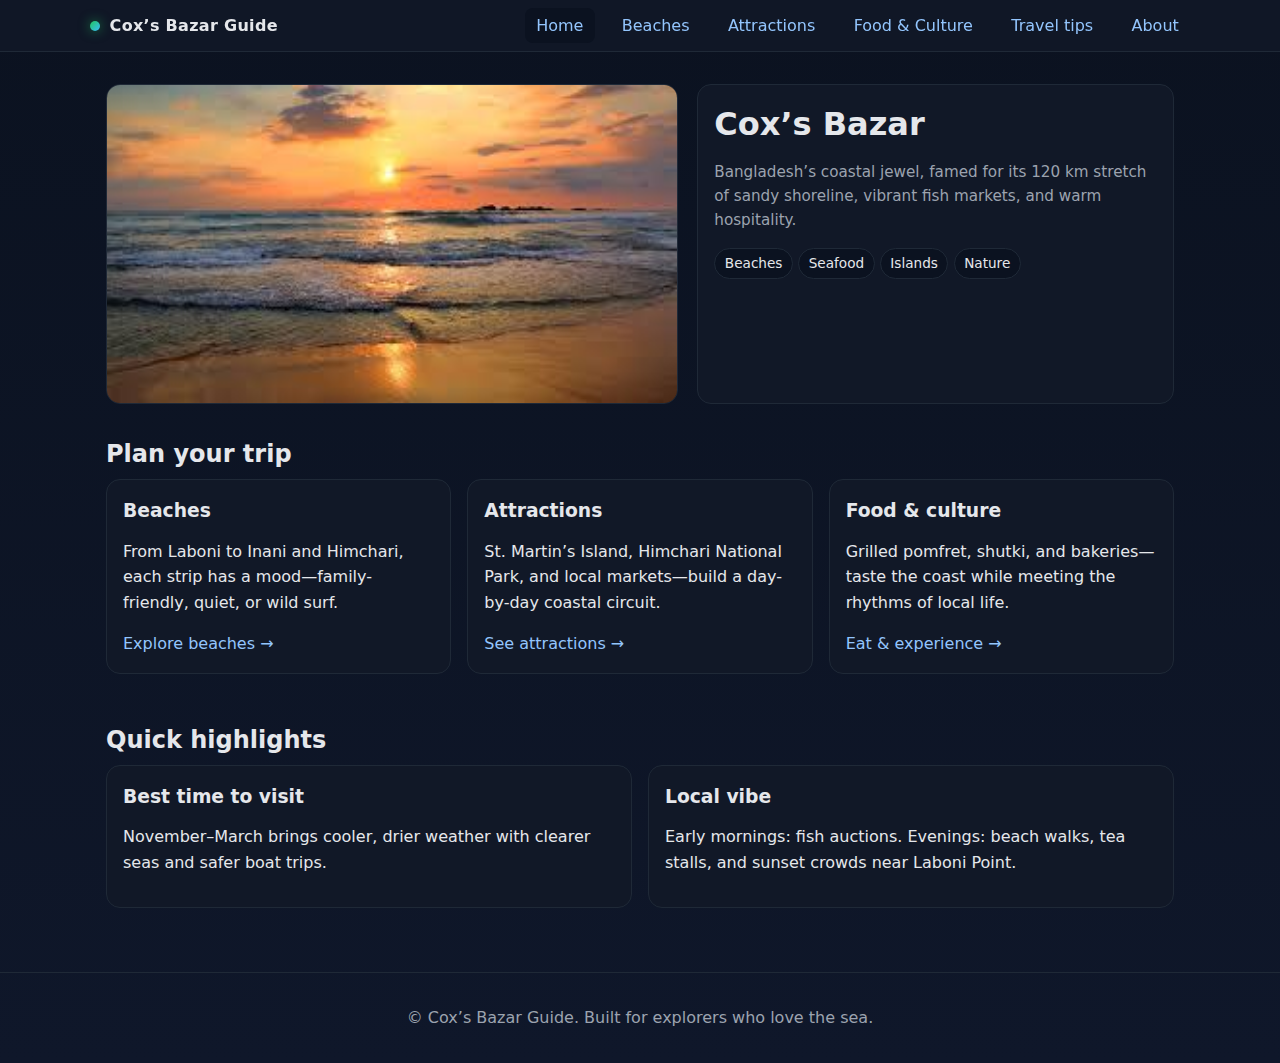
<file: index.html>
<!DOCTYPE html>
<html lang="en">
<head>
  <meta charset="utf-8" />
  <meta name="viewport" content="width=device-width, initial-scale=1" />
  <title>Cox’s Bazar — World’s longest natural sea beach</title>
  <meta name="description" content="Discover Cox’s Bazar: beaches, attractions, food, culture, and travel tips. Plan your coastal escape in Bangladesh." />
  <link rel="stylesheet" href="styles.css" />
</head>
<body>
<header>
  <div class="container nav">
    <div class="brand"><span class="dot"></span> Cox’s Bazar Guide</div>
    <nav aria-label="Main">
      <ul>
        <li><a href="index.html" aria-current="page">Home</a></li>
        <li><a href="beaches.html">Beaches</a></li>
        <li><a href="attractions.html">Attractions</a></li>
        <li><a href="food-culture.html">Food & Culture</a></li>
        <li><a href="travel-tips.html">Travel tips</a></li>
        <li><a href="about.html">About</a></li>
      </ul>
    </nav>
  </div>
</header>

<main class="container">
  <section class="hero">
    <img src="assets/images/hero.jpg" alt="Sunset over Cox’s Bazar beach" />
    <div class="card">
      <h1>Cox’s Bazar</h1>
      <p class="meta">Bangladesh’s coastal jewel, famed for its 120 km stretch of sandy shoreline, vibrant fish markets, and warm hospitality.</p>
      <div style="margin-top:0.6rem;">
        <span class="badge">Beaches</span>
        <span class="badge">Seafood</span>
        <span class="badge">Islands</span>
        <span class="badge">Nature</span>
      </div>
    </div>
  </section>

  <section class="section">
    <h2>Plan your trip</h2>
    <div class="grid grid-3">
      <div class="card">
        <h3>Beaches</h3>
        <p>From Laboni to Inani and Himchari, each strip has a mood—family-friendly, quiet, or wild surf.</p>
        <a href="beaches.html">Explore beaches →</a>
      </div>
      <div class="card">
        <h3>Attractions</h3>
        <p>St. Martin’s Island, Himchari National Park, and local markets—build a day-by-day coastal circuit.</p>
        <a href="attractions.html">See attractions →</a>
      </div>
      <div class="card">
        <h3>Food & culture</h3>
        <p>Grilled pomfret, shutki, and bakeries—taste the coast while meeting the rhythms of local life.</p>
        <a href="food-culture.html">Eat & experience →</a>
      </div>
    </div>
  </section>

  <section class="section">
    <h2>Quick highlights</h2>
    <div class="grid grid-2">
      <div class="card">
        <h3>Best time to visit</h3>
        <p>November–March brings cooler, drier weather with clearer seas and safer boat trips.</p>
      </div>
      <div class="card">
        <h3>Local vibe</h3>
        <p>Early mornings: fish auctions. Evenings: beach walks, tea stalls, and sunset crowds near Laboni Point.</p>
      </div>
    </div>
  </section>
</main>

<footer>
  <div class="container">
    <p>© Cox’s Bazar Guide. Built for explorers who love the sea.</p>
  </div>
</footer>
<script>
  const DURATION = 500; // match CSS transition time

  function isInternal(link) {
    try {
      const url = new URL(link.href, window.location.href);
      return (
        url.origin === window.location.origin &&
        url.pathname !== window.location.pathname &&
        link.target !== "_blank" &&
        url.hash === ""
      );
    } catch {
      return false;
    }
  }

  // Animate on page load
  window.addEventListener("load", () => {
    const page = document.getElementById("page");
    if (!page) return;
    page.classList.add("page-enter");
    requestAnimationFrame(() => {
      page.classList.add("page-enter-active");
      page.addEventListener("transitionend", () => {
        page.classList.remove("page-enter", "page-enter-active");
      }, { once: true });
    });
  });

  // Animate on navigation
  document.addEventListener("click", (e) => {
    const link = e.target.closest("a");
    if (!link) return;
    if (!isInternal(link)) return;

    e.preventDefault();
    const page = document.getElementById("page");
    if (!page) {
      window.location.href = link.href;
      return;
    }

    page.classList.add("page-exit");
    requestAnimationFrame(() => {
      page.classList.add("page-exit-active");
      page.addEventListener("transitionend", () => {
        window.location.href = link.href;
      }, { once: true });

      setTimeout(() => { window.location.href = link.href; }, DURATION + 50);
    });
  });
</body>
</html>
</file>
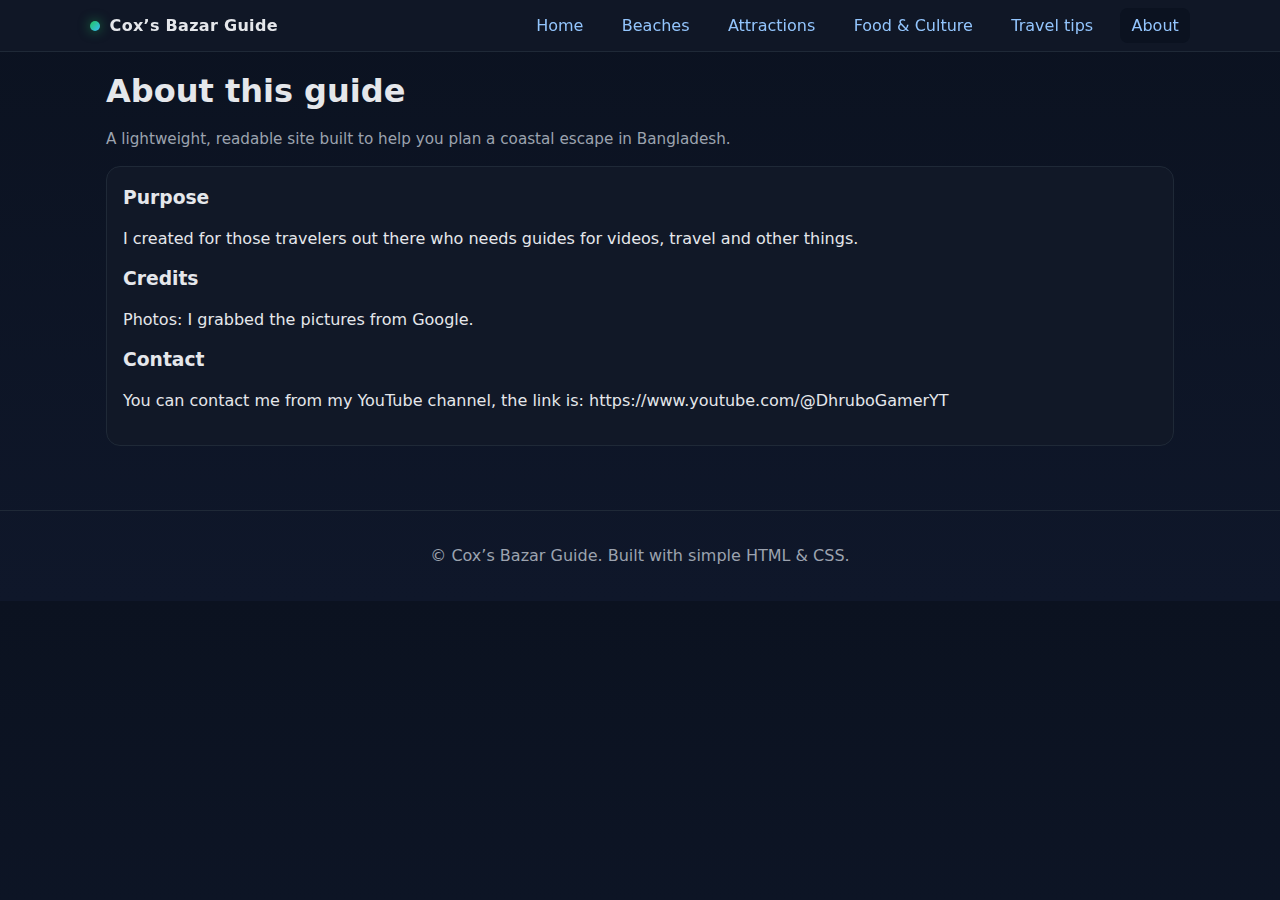
<file: about.html>
<!DOCTYPE html>
<html lang="en">
<head>
  <meta charset="utf-8" />
  <meta name="viewport" content="width=device-width, initial-scale=1" />
  <title>About — Cox’s Bazar Guide</title>
  <meta name="description" content="About this Cox’s Bazar guide website: purpose, credits, and contact." />
  <link rel="stylesheet" href="styles.css" />
</head>
<body>
<header>
  <div class="container nav">
    <div class="brand"><span class="dot"></span> Cox’s Bazar Guide</div>
    <nav aria-label="Main">
      <ul>
        <li><a href="index.html">Home</a></li>
        <li><a href="beaches.html">Beaches</a></li>
        <li><a href="attractions.html">Attractions</a></li>
        <li><a href="food-culture.html">Food & Culture</a></li>
        <li><a href="travel-tips.html">Travel tips</a></li>
        <li><a href="about.html" aria-current="page">About</a></li>
      </ul>
    </nav>
  </div>
</header>

<main class="container">
  <section class="section">
    <h1>About this guide</h1>
    <p class="meta">A lightweight, readable site built to help you plan a coastal escape in Bangladesh.</p>
    <div class="card">
      <h3>Purpose</h3>
      <p>I created for those travelers out there who needs guides for videos, travel and other things.</p>
      <h3>Credits</h3>
      <p>Photos: I grabbed the pictures from Google.</p>
      <h3>Contact</h3>
      <p>You can contact me from my YouTube channel, the link is: https://www.youtube.com/@DhruboGamerYT</p>
    </div>
  </section>
</main>

<footer>
  <div class="container">
    <p>© Cox’s Bazar Guide. Built with simple HTML & CSS.</p>
  </div>
</footer>
<script>
  const DURATION = 500; // match CSS transition time

  function isInternal(link) {
    try {
      const url = new URL(link.href, window.location.href);
      return (
        url.origin === window.location.origin &&
        url.pathname !== window.location.pathname &&
        link.target !== "_blank" &&
        url.hash === ""
      );
    } catch {
      return false;
    }
  }

  // Animate on page load
  window.addEventListener("load", () => {
    const page = document.getElementById("page");
    if (!page) return;
    page.classList.add("page-enter");
    requestAnimationFrame(() => {
      page.classList.add("page-enter-active");
      page.addEventListener("transitionend", () => {
        page.classList.remove("page-enter", "page-enter-active");
      }, { once: true });
    });
  });

  // Animate on navigation
  document.addEventListener("click", (e) => {
    const link = e.target.closest("a");
    if (!link) return;
    if (!isInternal(link)) return;

    e.preventDefault();
    const page = document.getElementById("page");
    if (!page) {
      window.location.href = link.href;
      return;
    }

    page.classList.add("page-exit");
    requestAnimationFrame(() => {
      page.classList.add("page-exit-active");
      page.addEventListener("transitionend", () => {
        window.location.href = link.href;
      }, { once: true });

      setTimeout(() => { window.location.href = link.href; }, DURATION + 50);
    });
  });
</script>
</body>
</html>
</file>
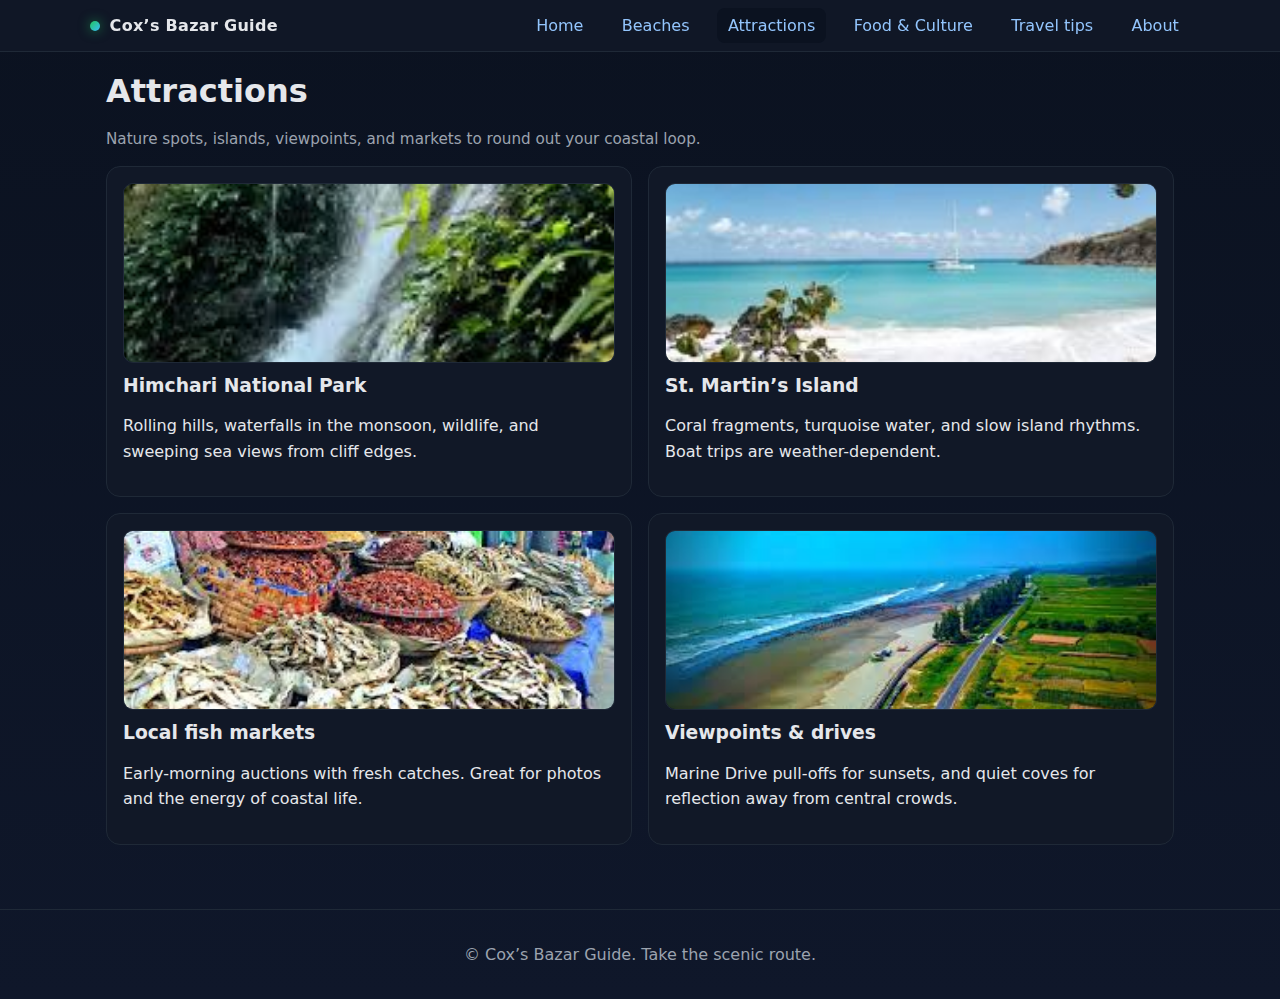
<file: attractions.html>
<!DOCTYPE html>
<html lang="en">
<head>
  <meta charset="utf-8" />
  <meta name="viewport" content="width=device-width, initial-scale=1" />
  <title>Attractions — Cox’s Bazar Guide</title>
  <meta name="description" content="Himchari National Park, St. Martin’s Island, local markets, and viewpoints near Cox’s Bazar." />
  <link rel="stylesheet" href="styles.css" />
</head>
<body>
<header>
  <div class="container nav">
    <div class="brand"><span class="dot"></span> Cox’s Bazar Guide</div>
    <nav aria-label="Main">
      <ul>
        <li><a href="index.html">Home</a></li>
        <li><a href="beaches.html">Beaches</a></li>
        <li><a href="attractions.html" aria-current="page">Attractions</a></li>
        <li><a href="food-culture.html">Food & Culture</a></li>
        <li><a href="travel-tips.html">Travel tips</a></li>
        <li><a href="about.html">About</a></li>
      </ul>
    </nav>
  </div>
</header>

<main class="container">
  <section class="section">
    <h1>Attractions</h1>
    <p class="meta">Nature spots, islands, viewpoints, and markets to round out your coastal loop.</p>

    <div class="grid grid-2">
      <div class="card">
        <img src="assets/images/himchari.jpg" alt="Himchari cliffs and greenery" style="width:100%;height:180px;object-fit:cover;border-radius:10px;border:1px solid #1f2937;" />
        <h3>Himchari National Park</h3>
        <p>Rolling hills, waterfalls in the monsoon, wildlife, and sweeping sea views from cliff edges.</p>
      </div>
      <div class="card">
        <img src="assets/images/st-martins.jpg" alt="Blue waters around St. Martin’s Island" style="width:100%;height:180px;object-fit:cover;border-radius:10px;border:1px solid #1f2937;" />
        <h3>St. Martin’s Island</h3>
        <p>Coral fragments, turquoise water, and slow island rhythms. Boat trips are weather-dependent.</p>
      </div>
      <div class="card">
        <img src="assets/images/fish_market.jpg" alt="Fish market." style="width:100%;height:180px;object-fit:cover;border-radius:10px;border:1px solid #1f2937;" />
        <h3>Local fish markets</h3>
        <p>Early-morning auctions with fresh catches. Great for photos and the energy of coastal life.</p>
      </div>
      <div class="card">
        <img src="assets/images/marine_drive.jpg" alt="Marine Drive." style="width:100%;height:180px;object-fit:cover;border-radius:10px;border:1px solid #1f2937;" />
        <h3>Viewpoints & drives</h3>
        <p>Marine Drive pull-offs for sunsets, and quiet coves for reflection away from central crowds.</p>
      </div>
    </div>
  </section>
</main>

<footer>
  <div class="container">
    <p>© Cox’s Bazar Guide. Take the scenic route.</p>
  </div>
</footer>
<script>
  const DURATION = 500; // match CSS transition time

  function isInternal(link) {
    try {
      const url = new URL(link.href, window.location.href);
      return (
        url.origin === window.location.origin &&
        url.pathname !== window.location.pathname &&
        link.target !== "_blank" &&
        url.hash === ""
      );
    } catch {
      return false;
    }
  }

  // Animate on page load
  window.addEventListener("load", () => {
    const page = document.getElementById("page");
    if (!page) return;
    page.classList.add("page-enter");
    requestAnimationFrame(() => {
      page.classList.add("page-enter-active");
      page.addEventListener("transitionend", () => {
        page.classList.remove("page-enter", "page-enter-active");
      }, { once: true });
    });
  });

  // Animate on navigation
  document.addEventListener("click", (e) => {
    const link = e.target.closest("a");
    if (!link) return;
    if (!isInternal(link)) return;

    e.preventDefault();
    const page = document.getElementById("page");
    if (!page) {
      window.location.href = link.href;
      return;
    }

    page.classList.add("page-exit");
    requestAnimationFrame(() => {
      page.classList.add("page-exit-active");
      page.addEventListener("transitionend", () => {
        window.location.href = link.href;
      }, { once: true });

      setTimeout(() => { window.location.href = link.href; }, DURATION + 50);
    });
  });
</body>
</html>
</file>
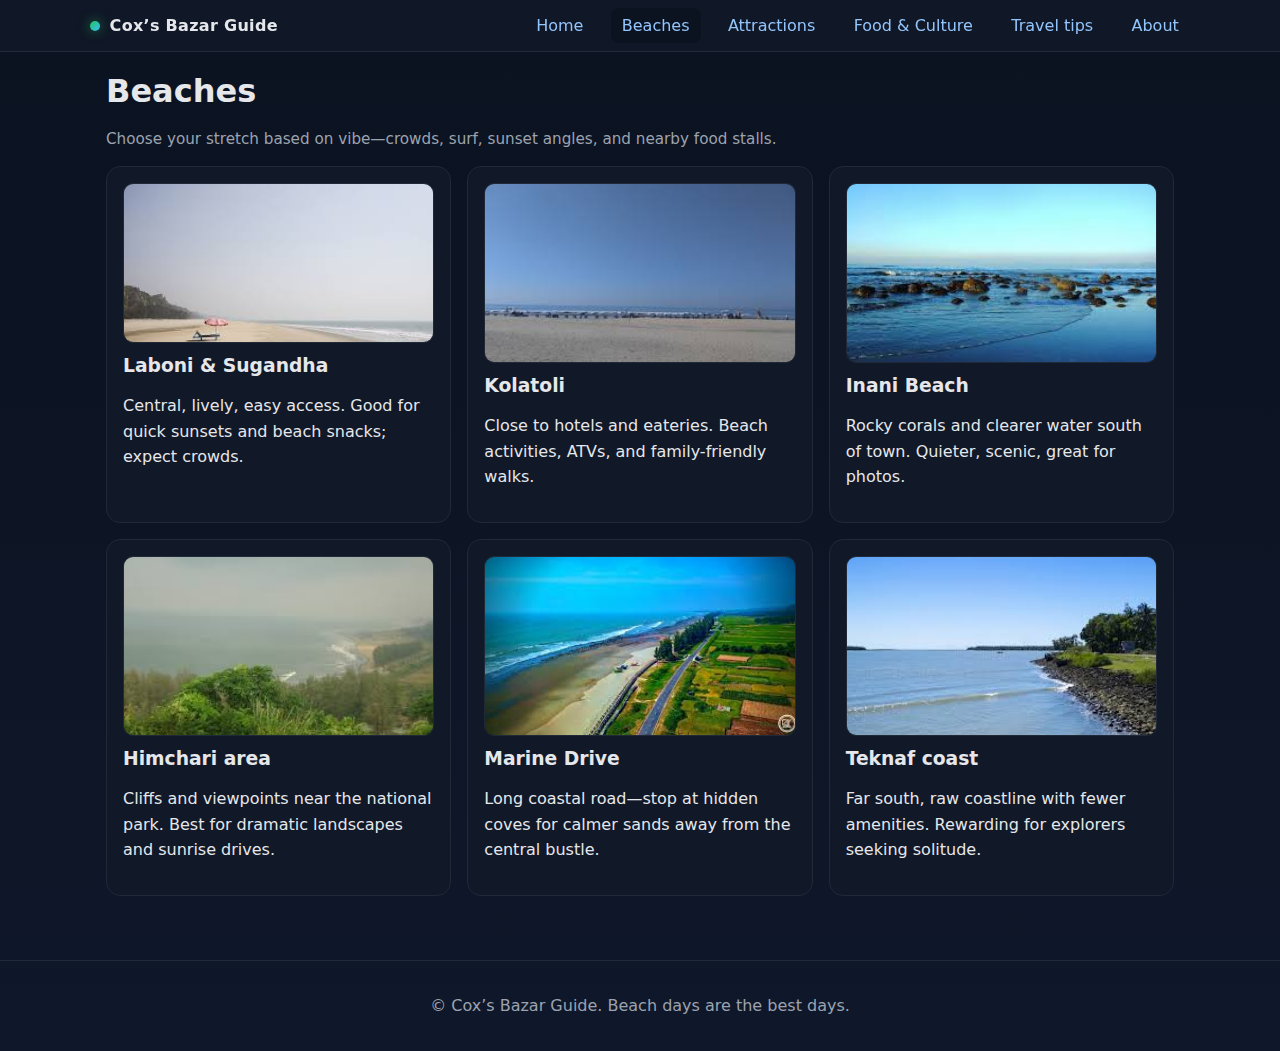
<file: beaches.html>
<!DOCTYPE html>
<html lang="en">
<head>
  <meta charset="utf-8" />
  <meta name="viewport" content="width=device-width, initial-scale=1" />
  <title>Beaches — Cox’s Bazar Guide</title>
  <meta name="description" content="Top beaches in Cox’s Bazar: Laboni, Sugandha, Kolatoli, Inani, and more." />
  <link rel="stylesheet" href="styles.css" />
</head>
<body>
<header>
  <div class="container nav">
    <div class="brand"><span class="dot"></span> Cox’s Bazar Guide</div>
    <nav aria-label="Main">
      <ul>
        <li><a href="index.html">Home</a></li>
        <li><a href="beaches.html" aria-current="page">Beaches</a></li>
        <li><a href="attractions.html">Attractions</a></li>
        <li><a href="food-culture.html">Food & Culture</a></li>
        <li><a href="travel-tips.html">Travel tips</a></li>
        <li><a href="about.html">About</a></li>
      </ul>
    </nav>
  </div>
</header>

<main class="container">
  <section class="section">
    <h1>Beaches</h1>
    <p class="meta">Choose your stretch based on vibe—crowds, surf, sunset angles, and nearby food stalls.</p>
    <div class="grid grid-3">
      <div class="card">
        <img src="assets/images/beach.jpg" alt="Laboni Beach shoreline" style="width:100%;height:160px;object-fit:cover;border-radius:10px;border:1px solid #1f2937;" />
        <h3>Laboni & Sugandha</h3>
        <p>Central, lively, easy access. Good for quick sunsets and beach snacks; expect crowds.</p>
      </div>
      <div class="card">
        <img src="assets/images/kolatoni_beach.jpg" alt="Kolatoni beach." style="width:100%;height:180px;object-fit:cover;border-radius:10px;border:1px solid #1f2937;" />
        <h3>Kolatoli</h3>
        <p>Close to hotels and eateries. Beach activities, ATVs, and family-friendly walks.</p>
      </div>
      <div class="card">
        <img src="assets/images/famous_beach.jpg" alt="Teh longest sea beach." style="width:100%;height:180px;object-fit:cover;border-radius:10px;border:1px solid #1f2937;" />
        <h3>Inani Beach</h3>
        <p>Rocky corals and clearer water south of town. Quieter, scenic, great for photos.</p>
      </div>
      <div class="card">
        <img src="assets/images/himchori_area.jpg" alt="CHimchori area." style="width:100%;height:180px;object-fit:cover;border-radius:10px;border:1px solid #1f2937;" />
        <h3>Himchari area</h3>
        <p>Cliffs and viewpoints near the national park. Best for dramatic landscapes and sunrise drives.</p>
      </div>
      <div class="card">
        <img src="assets/images/marine_drive.jpg" alt="Marine drive." style="width:100%;height:180px;object-fit:cover;border-radius:10px;border:1px solid #1f2937;" />
        <h3>Marine Drive</h3>
        <p>Long coastal road—stop at hidden coves for calmer sands away from the central bustle.</p>
      </div>
      <div class="card">
        <img src="assets/images/teknaf_coast.jpg" alt="Teknaf coast." style="width:100%;height:180px;object-fit:cover;border-radius:10px;border:1px solid #1f2937;" />
        <h3>Teknaf coast</h3>
        <p>Far south, raw coastline with fewer amenities. Rewarding for explorers seeking solitude.</p>
      </div>
    </div>
  </section>
</main>

<footer>
  <div class="container">
    <p>© Cox’s Bazar Guide. Beach days are the best days.</p>
  </div>
  <script>
  const DURATION = 500; // match CSS transition time

  function isInternal(link) {
    try {
      const url = new URL(link.href, window.location.href);
      return (
        url.origin === window.location.origin &&
        url.pathname !== window.location.pathname &&
        link.target !== "_blank" &&
        url.hash === ""
      );
    } catch {
      return false;
    }
  }

  // Animate on page load
  window.addEventListener("load", () => {
    const page = document.getElementById("page");
    if (!page) return;
    page.classList.add("page-enter");
    requestAnimationFrame(() => {
      page.classList.add("page-enter-active");
      page.addEventListener("transitionend", () => {
        page.classList.remove("page-enter", "page-enter-active");
      }, { once: true });
    });
  });

  // Animate on navigation
  document.addEventListener("click", (e) => {
    const link = e.target.closest("a");
    if (!link) return;
    if (!isInternal(link)) return;

    e.preventDefault();
    const page = document.getElementById("page");
    if (!page) {
      window.location.href = link.href;
      return;
    }

    page.classList.add("page-exit");
    requestAnimationFrame(() => {
      page.classList.add("page-exit-active");
      page.addEventListener("transitionend", () => {
        window.location.href = link.href;
      }, { once: true });

      setTimeout(() => { window.location.href = link.href; }, DURATION + 50);
    });
  });
</footer>
</body>
</html>
</file>
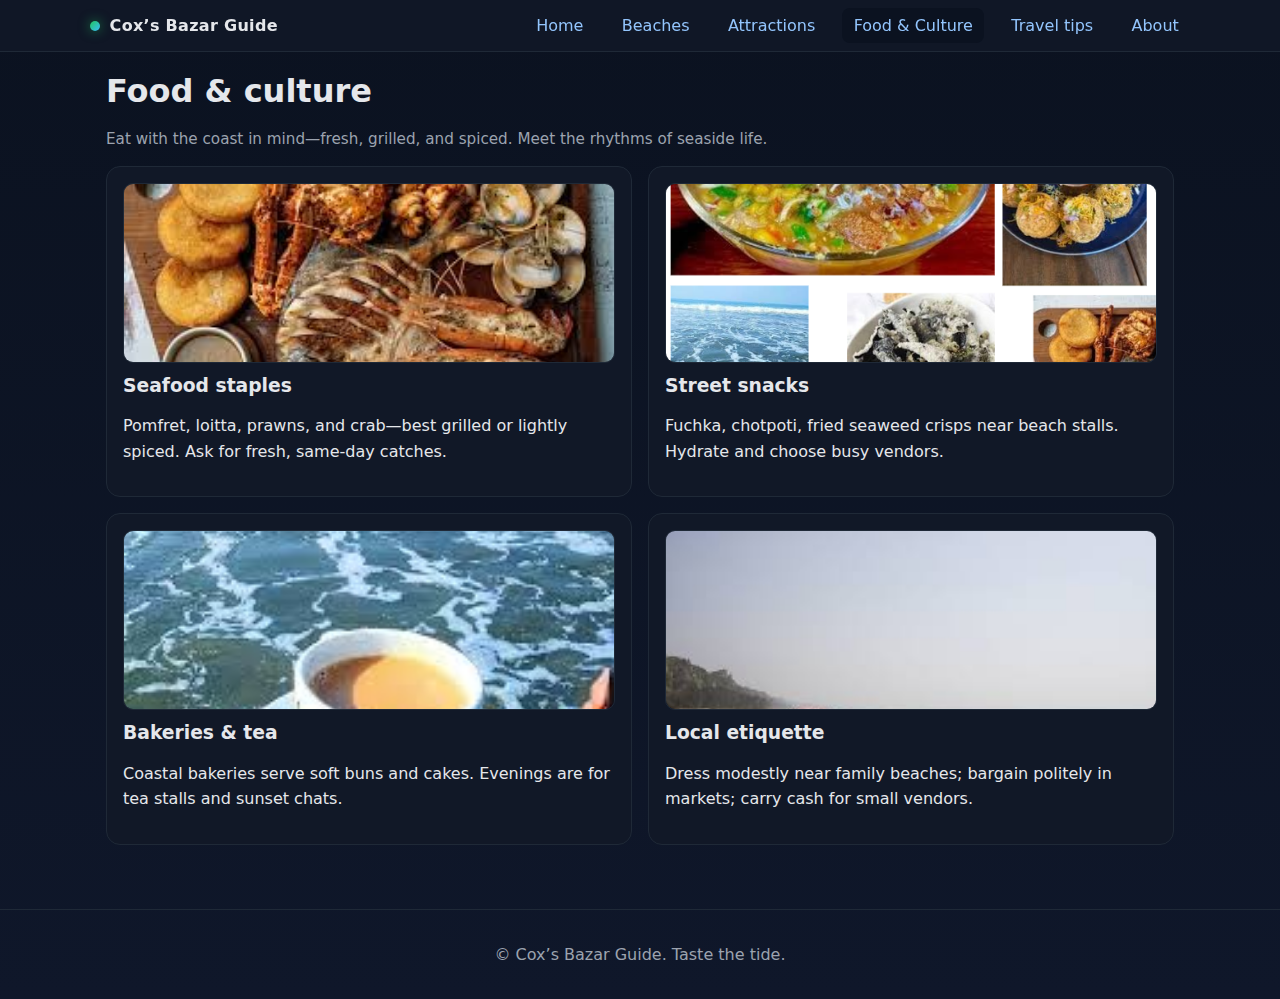
<file: food-culture.html>
<!DOCTYPE html>
<html lang="en">
<head>
  <meta charset="utf-8" />
  <meta name="viewport" content="width=device-width, initial-scale=1" />
  <title>Food & Culture — Cox’s Bazar Guide</title>
  <meta name="description" content="Seafood, street snacks, bakeries, and local rhythms of Cox’s Bazar." />
  <link rel="stylesheet" href="styles.css" />
</head>
<body>
<header>
  <div class="container nav">
    <div class="brand"><span class="dot"></span> Cox’s Bazar Guide</div>
    <nav aria-label="Main">
      <ul>
        <li><a href="index.html">Home</a></li>
        <li><a href="beaches.html">Beaches</a></li>
        <li><a href="attractions.html">Attractions</a></li>
        <li><a href="food-culture.html" aria-current="page">Food & Culture</a></li>
        <li><a href="travel-tips.html">Travel tips</a></li>
        <li><a href="about.html">About</a></li>
      </ul>
    </nav>
  </div>
</header>

<main class="container">
  <section class="section">
    <h1>Food & culture</h1>
    <p class="meta">Eat with the coast in mind—fresh, grilled, and spiced. Meet the rhythms of seaside life.</p>

    <div class="grid grid-2">
      <div class="card">
        <img src="assets/images/seafood.jpg" alt="Grilled fish platter" style="width:100%;height:180px;object-fit:cover;border-radius:10px;border:1px solid #1f2937;" />
        <h3>Seafood staples</h3>
        <p>Pomfret, loitta, prawns, and crab—best grilled or lightly spiced. Ask for fresh, same-day catches.</p>
      </div>
      <div class="card">
        <img src="assets/images/street_food.png" alt="Street Food" style="width:100%;height:180px;object-fit:cover;border-radius:10px;border:1px solid #1f2937;" />
        <h3>Street snacks</h3>
        <p>Fuchka, chotpoti, fried seaweed crisps near beach stalls. Hydrate and choose busy vendors.</p>
      </div>
      <div class="card">
        <img src="assets/images/tea.jpg" alt="Picture of Tea." style="width:100%;height:180px;object-fit:cover;border-radius:10px;border:1px solid #1f2937;" />
        <h3>Bakeries & tea</h3>
        <p>Coastal bakeries serve soft buns and cakes. Evenings are for tea stalls and sunset chats.</p>
      </div>
      <div class="card">
        <img src="assets/images/beach.jpg" alt="Grilled fish platter" style="width:100%;height:180px;object-fit:cover;border-radius:10px;border:1px solid #1f2937;" />
        <h3>Local etiquette</h3>
        <p>Dress modestly near family beaches; bargain politely in markets; carry cash for small vendors.</p>
      </div>
    </div>
  </section>
</main>

<footer>
  <div class="container">
    <p>© Cox’s Bazar Guide. Taste the tide.</p>
  </div>
</footer>
<script>
  const DURATION = 500; // match CSS transition time

  function isInternal(link) {
    try {
      const url = new URL(link.href, window.location.href);
      return (
        url.origin === window.location.origin &&
        url.pathname !== window.location.pathname &&
        link.target !== "_blank" &&
        url.hash === ""
      );
    } catch {
      return false;
    }
  }

  // Animate on page load
  window.addEventListener("load", () => {
    const page = document.getElementById("page");
    if (!page) return;
    page.classList.add("page-enter");
    requestAnimationFrame(() => {
      page.classList.add("page-enter-active");
      page.addEventListener("transitionend", () => {
        page.classList.remove("page-enter", "page-enter-active");
      }, { once: true });
    });
  });

  // Animate on navigation
  document.addEventListener("click", (e) => {
    const link = e.target.closest("a");
    if (!link) return;
    if (!isInternal(link)) return;

    e.preventDefault();
    const page = document.getElementById("page");
    if (!page) {
      window.location.href = link.href;
      return;
    }

    page.classList.add("page-exit");
    requestAnimationFrame(() => {
      page.classList.add("page-exit-active");
      page.addEventListener("transitionend", () => {
        window.location.href = link.href;
      }, { once: true });

      setTimeout(() => { window.location.href = link.href; }, DURATION + 50);
    });
  });
</body>
</html>
</file>
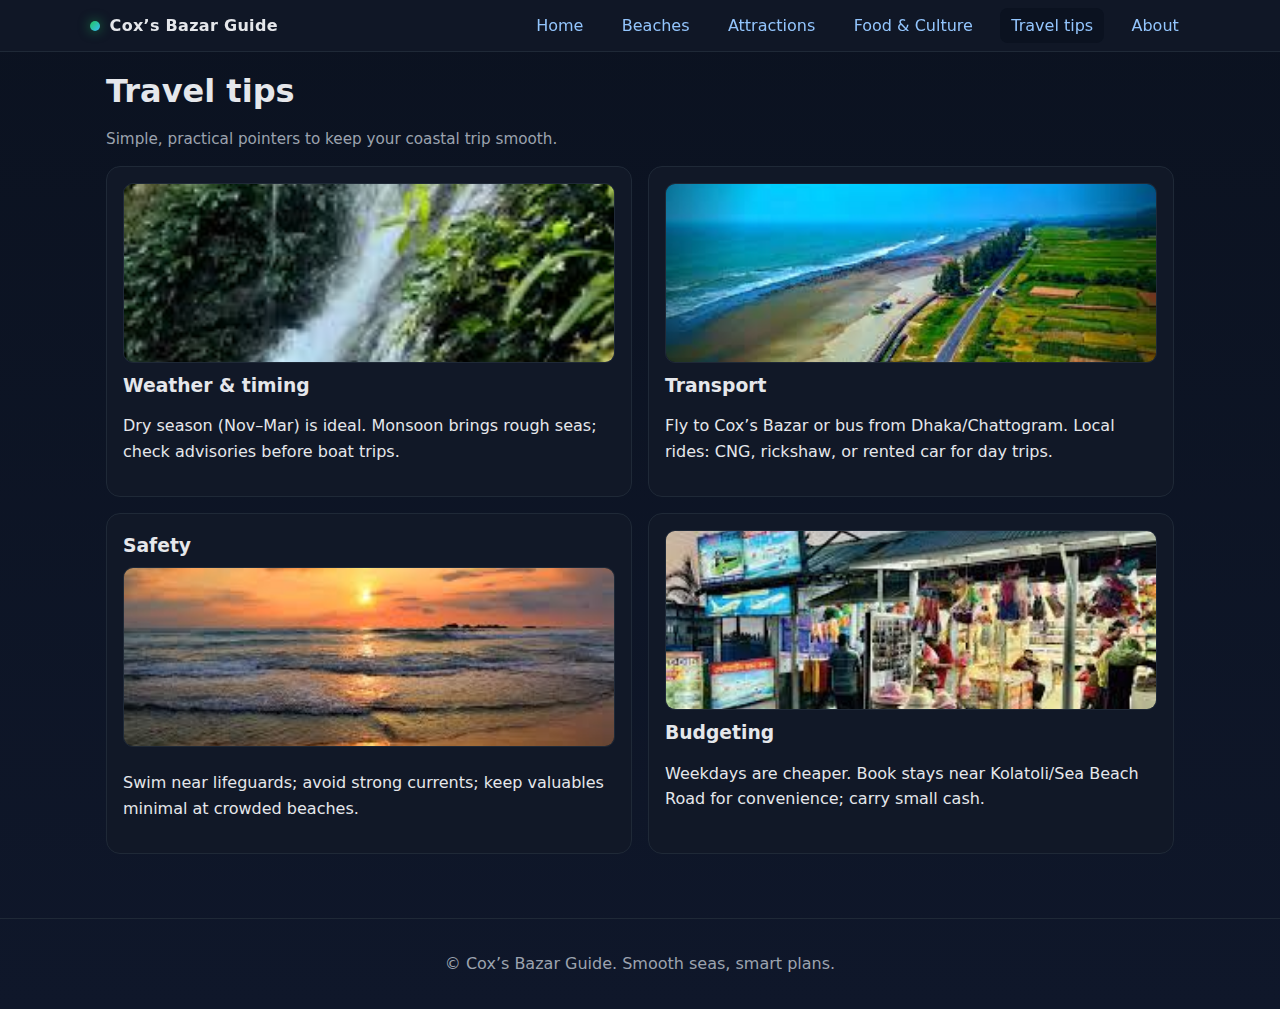
<file: travel-tips.html>
<!DOCTYPE html>
<html lang="en">
<head>
  <meta charset="utf-8" />
  <meta name="viewport" content="width=device-width, initial-scale=1" />
  <title>Travel tips — Cox’s Bazar Guide</title>
  <meta name="description" content="Practical advice for weather, transport, safety, and budgeting in Cox’s Bazar." />
  <link rel="stylesheet" href="styles.css" />
</head>
<body>
<header>
  <div class="container nav">
    <div class="brand"><span class="dot"></span> Cox’s Bazar Guide</div>
    <nav aria-label="Main">
      <ul>
        <li><a href="index.html">Home</a></li>
        <li><a href="beaches.html">Beaches</a></li>
        <li><a href="attractions.html">Attractions</a></li>
        <li><a href="food-culture.html">Food & Culture</a></li>
        <li><a href="travel-tips.html" aria-current="page">Travel tips</a></li>
        <li><a href="about.html">About</a></li>
      </ul>
    </nav>
  </div>
</header>

<main class="container">
  <section class="section">
    <h1>Travel tips</h1>
    <p class="meta">Simple, practical pointers to keep your coastal trip smooth.</p>

    <div class="grid grid-2">
      <div class="card">
        <img src="assets/images/himchari.jpg" alt="Picture of himchari" style="width:100%;height:180px;object-fit:cover;border-radius:10px;border:1px solid #1f2937;" />
        <h3>Weather & timing</h3>
        <p>Dry season (Nov–Mar) is ideal. Monsoon brings rough seas; check advisories before boat trips.</p>
      </div>
      <div class="card">
        <img src="assets/images/marine_drive.jpg" alt="Marine drive." style="width:100%;height:180px;object-fit:cover;border-radius:10px;border:1px solid #1f2937;" />
        <h3>Transport</h3>
        <p>Fly to Cox’s Bazar or bus from Dhaka/Chattogram. Local rides: CNG, rickshaw, or rented car for day trips.</p>
      </div>
      <div class="card">
        <h3>Safety</h3>
        <img src="assets/images/hero.jpg" alt="Cox's Bazar sunset." style="width:100%;height:180px;object-fit:cover;border-radius:10px;border:1px solid #1f2937;" />
        <p>Swim near lifeguards; avoid strong currents; keep valuables minimal at crowded beaches.</p>
      </div>
      <div class="card">
        <img src="assets/images/coxs_bazar_market.jpg" alt="Cox's Bazar market" style="width:100%;height:180px;object-fit:cover;border-radius:10px;border:1px solid #1f2937;" />
        <h3>Budgeting</h3>
        <p>Weekdays are cheaper. Book stays near Kolatoli/Sea Beach Road for convenience; carry small cash.</p>
      </div>
    </div>
  </section>
</main>

<footer>
  <div class="container">
    <p>© Cox’s Bazar Guide. Smooth seas, smart plans.</p>
  </div>
</footer>
</body>
<script>
  const DURATION = 500; // match CSS transition time

  function isInternal(link) {
    try {
      const url = new URL(link.href, window.location.href);
      return (
        url.origin === window.location.origin &&
        url.pathname !== window.location.pathname &&
        link.target !== "_blank" &&
        url.hash === ""
      );
    } catch {
      return false;
    }
  }

  // Animate on page load
  window.addEventListener("load", () => {
    const page = document.getElementById("page");
    if (!page) return;
    page.classList.add("page-enter");
    requestAnimationFrame(() => {
      page.classList.add("page-enter-active");
      page.addEventListener("transitionend", () => {
        page.classList.remove("page-enter", "page-enter-active");
      }, { once: true });
    });
  });

  // Animate on navigation
  document.addEventListener("click", (e) => {
    const link = e.target.closest("a");
    if (!link) return;
    if (!isInternal(link)) return;

    e.preventDefault();
    const page = document.getElementById("page");
    if (!page) {
      window.location.href = link.href;
      return;
    }

    page.classList.add("page-exit");
    requestAnimationFrame(() => {
      page.classList.add("page-exit-active");
      page.addEventListener("transitionend", () => {
        window.location.href = link.href;
      }, { once: true });

      setTimeout(() => { window.location.href = link.href; }, DURATION + 50);
    });
  });
</html>
</file>
<file: styles.css>
/* styles.css — shared across all pages */

:root {
  --bg: #0f172a;          /* slate-900 */
  --panel: #111827;       /* gray-900 */
  --text: #e5e7eb;        /* gray-200 */
  --muted: #9ca3af;       /* gray-400 */
  --accent: #22c55e;      /* green-500 */
  --accent-2: #38bdf8;    /* sky-400 */
  --link: #93c5fd;        /* blue-300 */
  --maxw: 1100px;
}

* { box-sizing: border-box; }

html, body {
  margin: 0;
  padding: 0;
  background: linear-gradient(180deg, #0b1220, var(--bg));
  color: var(--text);
  font-family: system-ui, -apple-system, Segoe UI, Roboto, "Helvetica Neue", Arial, "Noto Sans", "Apple Color Emoji", "Segoe UI Emoji";
  line-height: 1.6;
}

a { color: var(--link); text-decoration: none; }
a:hover { text-decoration: underline; }

.container {
  max-width: var(--maxw);
  margin: 0 auto;
  padding: 0 1rem;
}

header {
  position: sticky;
  top: 0;
  background: rgba(17,24,39,0.9);
  backdrop-filter: blur(6px);
  border-bottom: 1px solid #1f2937;
  z-index: 50;
}

.nav {
  display: flex;
  align-items: center;
  justify-content: space-between;
  padding: 0.8rem 0;
}

.brand {
  display: flex;
  align-items: center;
  gap: 0.6rem;
  font-weight: 700;
  letter-spacing: 0.3px;
}

.brand .dot {
  width: 10px; height: 10px; border-radius: 50%;
  background: linear-gradient(135deg, var(--accent), var(--accent-2));
  box-shadow: 0 0 12px rgba(34,197,94,0.6);
}

.nav ul {
  list-style: none;
  display: flex;
  gap: 1rem;
  margin: 0; padding: 0;
  flex-wrap: wrap;
}

.nav a {
  padding: 0.5rem 0.7rem;
  border-radius: 8px;
  transition: background 0.2s ease;
}

.nav a[aria-current="page"],
.nav a:hover {
  background: #0b1220;
}

.hero {
  display: grid;
  grid-template-columns: 1.2fr 1fr;
  gap: 1.2rem;
  padding: 2rem 0 1rem;
}

.hero img {
  width: 100%;
  height: 320px;
  object-fit: cover;
  border-radius: 14px;
  border: 1px solid #1f2937;
}

.card {
  background: var(--panel);
  border: 1px solid #1f2937;
  border-radius: 14px;
  padding: 1rem;
}

.grid {
  display: grid;
  gap: 1rem;
}

.grid-3 { grid-template-columns: repeat(3, 1fr); }
.grid-2 { grid-template-columns: repeat(2, 1fr); }

h1, h2, h3 {
  margin: 0.2rem 0 0.6rem;
  line-height: 1.25;
}

.meta {
  color: var(--muted);
  font-size: 0.95rem;
}

.badge {
  display: inline-block;
  padding: 0.25rem 0.6rem;
  border: 1px solid #1f2937;
  border-radius: 999px;
  background: #0b1220;
  color: var(--text);
  font-size: 0.85rem;
}

.section {
  padding: 1rem 0 2rem;
}

footer {
  border-top: 1px solid #1f2937;
  margin-top: 2rem;
  padding: 1rem 0;
  text-align: center;
  color: var(--muted);
}

/* -------------------------------
   Page Transition Animations
---------------------------------*/

.page-enter {
  opacity: 0;
  transform: translateY(20px);
}

.page-enter-active {
  opacity: 1;
  transform: translateY(0);
  transition: opacity 0.5s ease, transform 0.5s ease;
}

.page-exit {
  opacity: 1;
  transform: translateY(0);
}

.page-exit-active {
  opacity: 0;
  transform: translateY(-20px);
  transition: opacity 0.5s ease, transform 0.5s ease;
}
</file>
